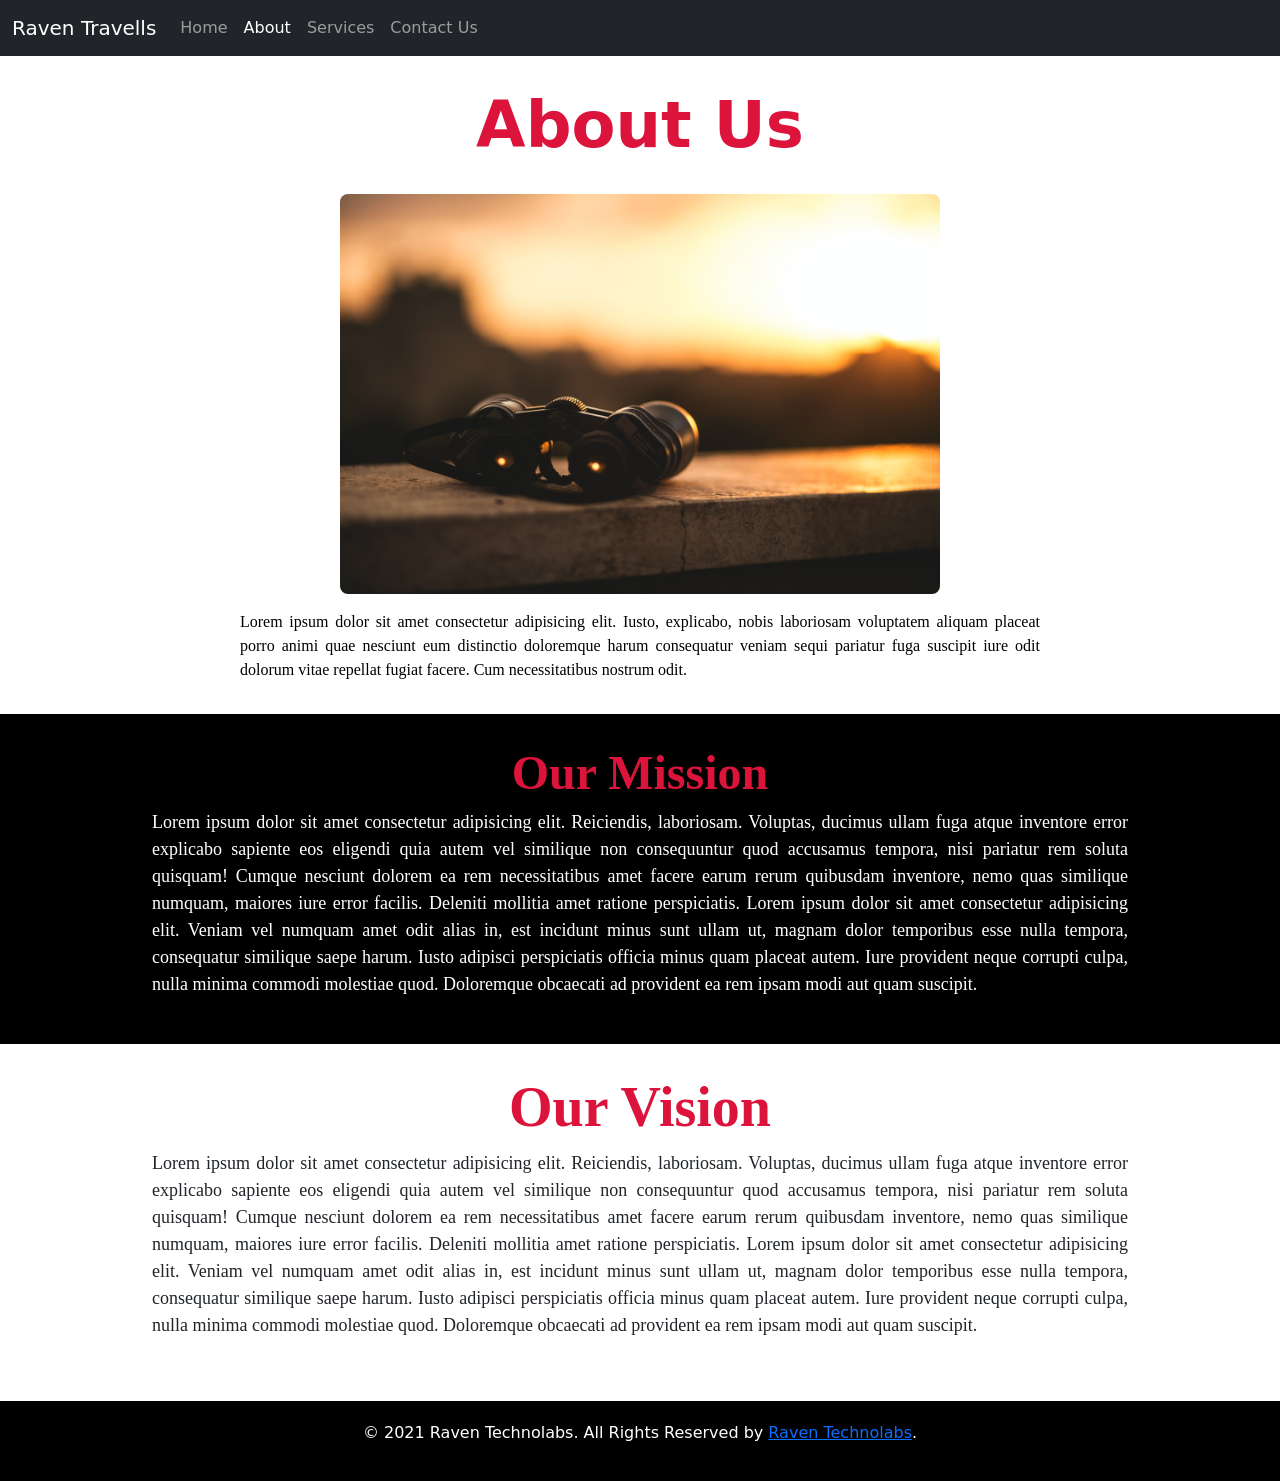
<file: about.html>
<!DOCTYPE html>
<html lang="en">

<head>
    <meta charset="UTF-8">
    <meta http-equiv="X-UA-Compatible" content="IE=edge">
    <meta name="viewport" content="width=device-width, initial-scale=1.0">
    <title>About us - Raven Travells</title>
    <!-- linking about.css -->
    <link rel="stylesheet" href="about.css">
    <!-- linking bootstrap css -->
    <link href="https://cdn.jsdelivr.net/npm/bootstrap@5.0.1/dist/css/bootstrap.min.css" rel="stylesheet" integrity="sha384-+0n0xVW2eSR5OomGNYDnhzAbDsOXxcvSN1TPprVMTNDbiYZCxYbOOl7+AMvyTG2x" crossorigin="anonymous">
</head>

<body>

    <!-- navbar from bootstarp -->
    <nav class="navbar navbar-expand-lg navbar-dark bg-dark">
        <div class="container-fluid">
            <a class="navbar-brand" href="#">Raven Travells</a>
            <button class="navbar-toggler" type="button" data-bs-toggle="collapse" data-bs-target="#navbarNav" aria-controls="navbarNav" aria-expanded="false" aria-label="Toggle navigation">
            <span class="navbar-toggler-icon"></span>
          </button>
            <div class="collapse navbar-collapse" id="navbarNav">
                <ul class="navbar-nav">
                    <li class="nav-item">
                        <a class="nav-link" href="index.html">Home</a>
                    </li>
                    <li class="nav-item">
                        <a class="nav-link active" aria-current="page" href="#">About</a>
                    </li>
                    <li class="nav-item">
                        <a class="nav-link" href="services.html">Services</a>
                    </li>
                    <li class="nav-item">
                        <a class="nav-link" href="contact.html">Contact Us</a>
                    </li>
                </ul>
            </div>
        </div>
    </nav>

    <div class="main my-3">
        <h1 class="main_title">About Us</h1>
        <div class="main_image container">
            <img class="about_image" src="images/about.jpg" alt="image">
            <div class="main_text my-3">
                <p class="main_text">
                    Lorem ipsum dolor sit amet consectetur adipisicing elit. Iusto, explicabo, nobis laboriosam voluptatem aliquam placeat porro animi quae nesciunt eum distinctio doloremque harum consequatur veniam sequi pariatur fuga suscipit iure odit dolorum vitae repellat
                    fugiat facere. Cum necessitatibus nostrum odit.
                </p>
            </div>
        </div>


        <div class="temp0">
            <div class="section2">
                <div class="temp2 container">
                    <h3 class="section2_title">Our Mission</h3>
                    <p class="section2_text">Lorem ipsum dolor sit amet consectetur adipisicing elit. Reiciendis, laboriosam. Voluptas, ducimus ullam fuga atque inventore error explicabo sapiente eos eligendi quia autem vel similique non consequuntur quod accusamus tempora, nisi
                        pariatur rem soluta quisquam! Cumque nesciunt dolorem ea rem necessitatibus amet facere earum rerum quibusdam inventore, nemo quas similique numquam, maiores iure error facilis. Deleniti mollitia amet ratione perspiciatis. Lorem
                        ipsum dolor sit amet consectetur adipisicing elit. Veniam vel numquam amet odit alias in, est incidunt minus sunt ullam ut, magnam dolor temporibus esse nulla tempora, consequatur similique saepe harum. Iusto adipisci perspiciatis
                        officia minus quam placeat autem. Iure provident neque corrupti culpa, nulla minima commodi molestiae quod. Doloremque obcaecati ad provident ea rem ipsam modi aut quam suscipit.
                    </p>
                </div>
            </div>
        </div>


        <div class="temp1">
            <div class="section3">
                <div class="temp3 container">
                    <h3 class="section3_title">Our Vision</h3>
                    <p class="section3_text">Lorem ipsum dolor sit amet consectetur adipisicing elit. Reiciendis, laboriosam. Voluptas, ducimus ullam fuga atque inventore error explicabo sapiente eos eligendi quia autem vel similique non consequuntur quod accusamus tempora, nisi
                        pariatur rem soluta quisquam! Cumque nesciunt dolorem ea rem necessitatibus amet facere earum rerum quibusdam inventore, nemo quas similique numquam, maiores iure error facilis. Deleniti mollitia amet ratione perspiciatis. Lorem
                        ipsum dolor sit amet consectetur adipisicing elit. Veniam vel numquam amet odit alias in, est incidunt minus sunt ullam ut, magnam dolor temporibus esse nulla tempora, consequatur similique saepe harum. Iusto adipisci perspiciatis
                        officia minus quam placeat autem. Iure provident neque corrupti culpa, nulla minima commodi molestiae quod. Doloremque obcaecati ad provident ea rem ipsam modi aut quam suscipit.
                    </p>
                </div>
            </div>
        </div>

    </div>


    <div class="footer">
        <div class="temp4 container">
            <p>&#169; 2021 Raven Technolabs. All Rights Reserved by <a target="_blank" href="http://raventechnolabs.com/"> Raven Technolabs</a>.</p>
        </div>
    </div>

    <!-- linking bootstrap js -->
    <script src="https://cdn.jsdelivr.net/npm/bootstrap@5.0.1/dist/js/bootstrap.bundle.min.js" integrity="sha384-gtEjrD/SeCtmISkJkNUaaKMoLD0//ElJ19smozuHV6z3Iehds+3Ulb9Bn9Plx0x4" crossorigin="anonymous"></script>
</body>

</html>
</file>
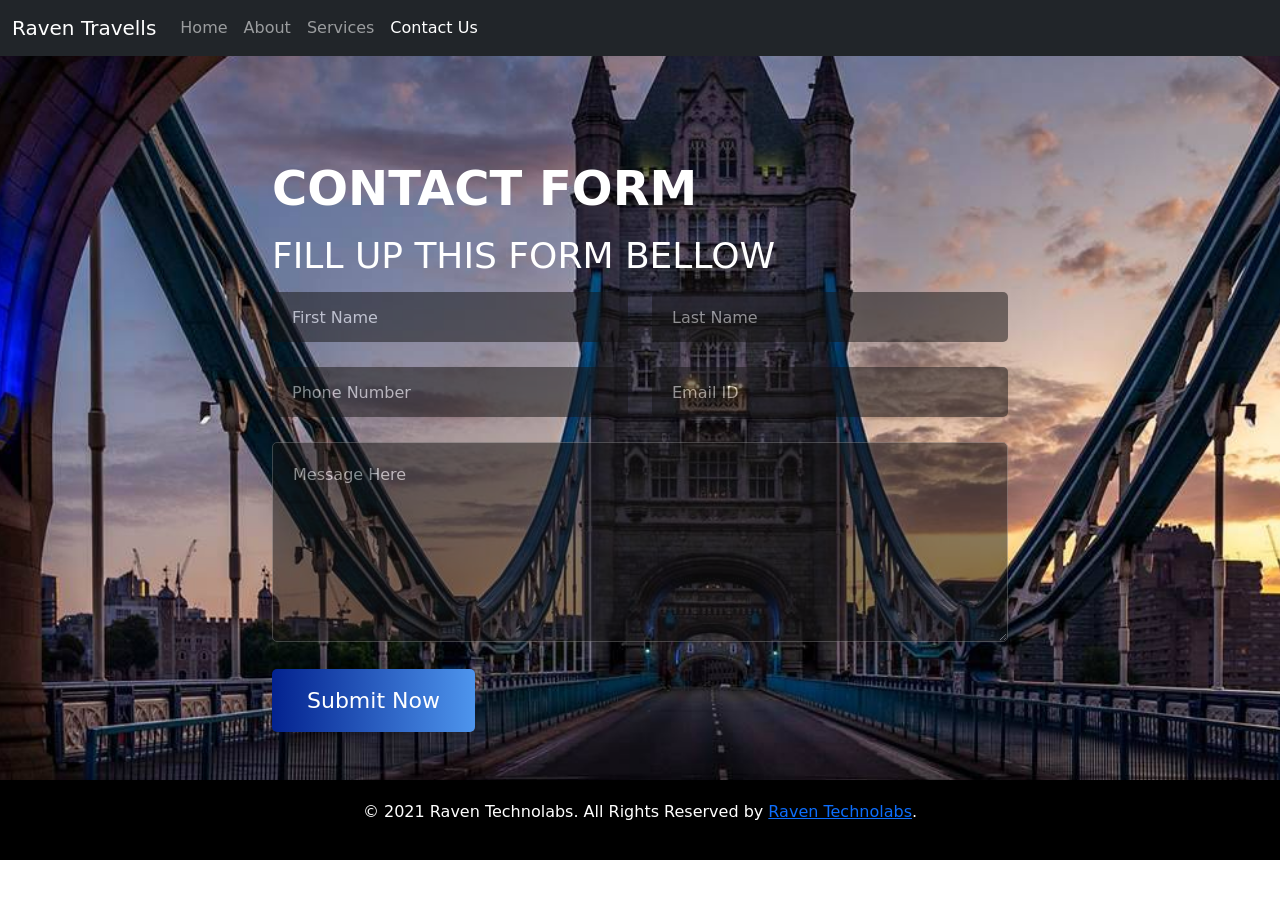
<file: contact.html>
<!DOCTYPE html>
<html lang="en">

<head>
    <meta charset="UTF-8">
    <meta http-equiv="X-UA-Compatible" content="IE=edge">
    <meta name="viewport" content="width=device-width, initial-scale=1.0">
    <title>Contact us - Raven Travells</title>
    <!-- linking contact.css -->
    <link rel="stylesheet" href="contact.css">
    <!-- linking bootstrap css -->
    <link href="https://cdn.jsdelivr.net/npm/bootstrap@5.0.1/dist/css/bootstrap.min.css" rel="stylesheet" integrity="sha384-+0n0xVW2eSR5OomGNYDnhzAbDsOXxcvSN1TPprVMTNDbiYZCxYbOOl7+AMvyTG2x" crossorigin="anonymous">
</head>

<body>

    <!-- navbar from bootstarp -->
    <nav class="navbar navbar-expand-lg navbar-dark bg-dark">
        <div class="container-fluid">
            <a class="navbar-brand" href="#">Raven Travells</a>
            <button class="navbar-toggler" type="button" data-bs-toggle="collapse" data-bs-target="#navbarNav" aria-controls="navbarNav" aria-expanded="false" aria-label="Toggle navigation">
            <span class="navbar-toggler-icon"></span>
          </button>
            <div class="collapse navbar-collapse" id="navbarNav">
                <ul class="navbar-nav">
                    <li class="nav-item">
                        <a class="nav-link" href="index.html">Home</a>
                    </li>
                    <li class="nav-item">
                        <a class="nav-link" href="about.html">About</a>
                    </li>
                    <li class="nav-item">
                        <a class="nav-link" href="services.html">Services</a>
                    </li>
                    <li class="nav-item">
                        <a class="nav-link active" aria-current="page" href="#">Contact Us</a>
                    </li>
                </ul>
            </div>
        </div>
    </nav>

    <section class="contact-area my-5">
        <div class="container">
            <div class="row">
                <div class="col-md-8 offset-md-2">
                    <form action="#" method="post" class="contact-form">
                        <div class="contact-title mt-5">
                            <span>
                                CONTACT FORM
                            </span>
                            <h2>FILL UP THIS FORM BELLOW</h2>
                        </div>
                        <div class="row">
                            <div class="col-md-6">
                                <input type="text" name="name" placeholder="First Name">
                            </div>
                            <div class="col-md-6">
                                <input type="email" name="email" placeholder="Last Name">
                            </div>
                            <div class="col-md-6">
                                <input type="text" name="phone" placeholder="Phone Number">
                            </div>
                            <div class="col-md-6">
                                <input type="text" name="website" placeholder="Email ID">
                            </div>
                            <div class="col-md-12">
                                <textarea name="message" placeholder="Message Here"></textarea>
                            </div>
                            <div class="col-md-12">
                                <div class="contact-btn">
                                    <button type="submit">Submit Now</button>
                                </div>
                            </div>
                        </div>
                    </form>
                </div>
            </div>
        </div>
    </section>




    <div class="footer">
        <div class="temp4 container">
            <p>&#169; 2021 Raven Technolabs. All Rights Reserved by <a target="_blank" href="http://raventechnolabs.com/"> Raven Technolabs</a>.</p>
        </div>
    </div>

    <!-- linking bootstrap js -->
    <script src="https://cdn.jsdelivr.net/npm/bootstrap@5.0.1/dist/js/bootstrap.bundle.min.js" integrity="sha384-gtEjrD/SeCtmISkJkNUaaKMoLD0//ElJ19smozuHV6z3Iehds+3Ulb9Bn9Plx0x4" crossorigin="anonymous"></script>
</body>

</html>
</file>
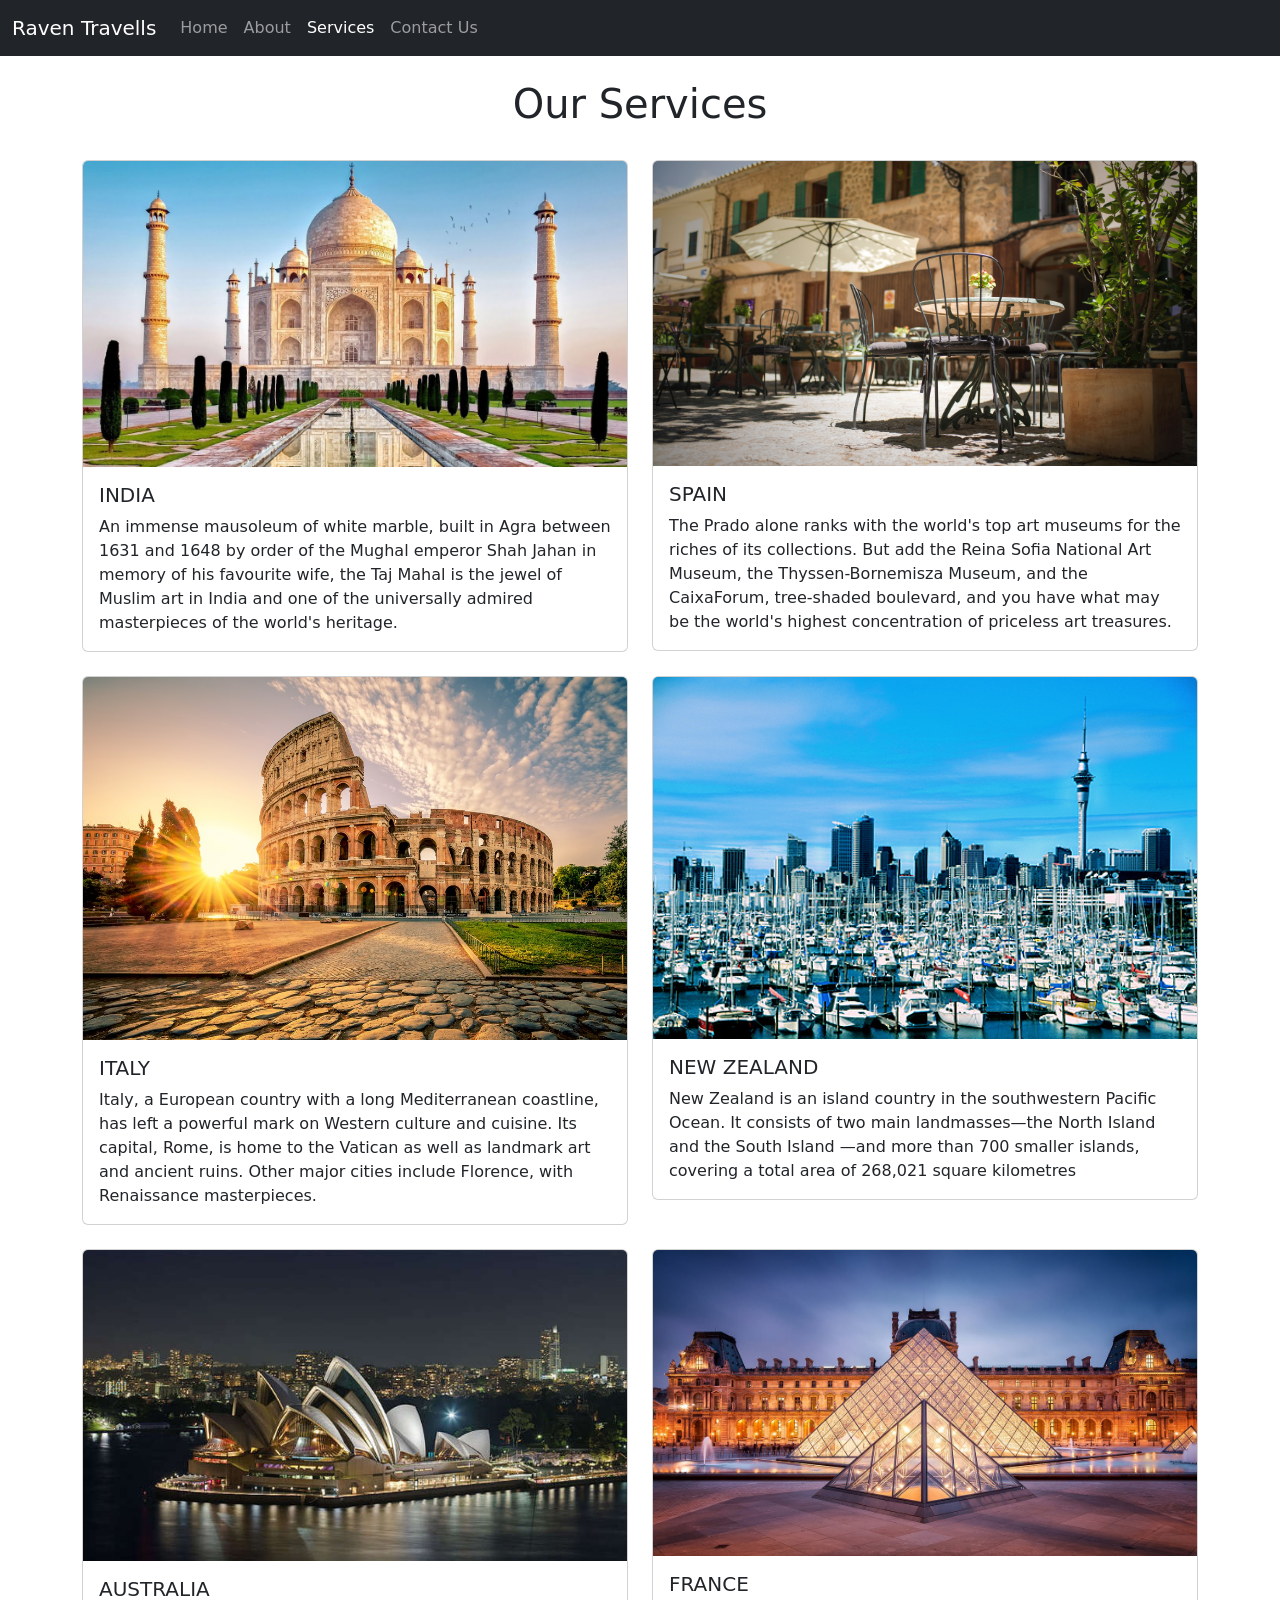
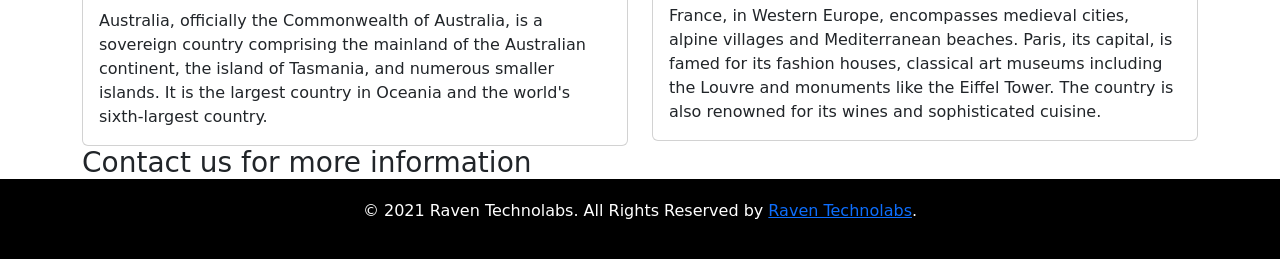
<file: services.html>
<!DOCTYPE html>
<html lang="en">

<head>
    <meta charset="UTF-8">
    <meta http-equiv="X-UA-Compatible" content="IE=edge">
    <meta name="viewport" content="width=device-width, initial-scale=1.0">
    <title>Services - Raven Travells</title>
    <!-- linking services.css -->
    <link rel="stylesheet" href="services.css">
    <!-- linking bootstrap css -->
    <link href="https://cdn.jsdelivr.net/npm/bootstrap@5.0.1/dist/css/bootstrap.min.css" rel="stylesheet" integrity="sha384-+0n0xVW2eSR5OomGNYDnhzAbDsOXxcvSN1TPprVMTNDbiYZCxYbOOl7+AMvyTG2x" crossorigin="anonymous">
</head>

<body>

    <!-- navbar from bootstarp -->
    <nav class="navbar navbar-expand-lg navbar-dark bg-dark">
        <div class="container-fluid">
            <a class="navbar-brand" href="#">Raven Travells</a>
            <button class="navbar-toggler" type="button" data-bs-toggle="collapse" data-bs-target="#navbarNav" aria-controls="navbarNav" aria-expanded="false" aria-label="Toggle navigation">
            <span class="navbar-toggler-icon"></span>
          </button>
            <div class="collapse navbar-collapse" id="navbarNav">
                <ul class="navbar-nav">
                    <li class="nav-item">
                        <a class="nav-link" href="index.html">Home</a>
                    </li>
                    <li class="nav-item">
                        <a class="nav-link" href="about.html">About</a>
                    </li>
                    <li class="nav-item">
                        <a class="nav-link active" aria-current="page" href="#">Services</a>
                    </li>
                    <li class="nav-item">
                        <a class="nav-link" href="contact.html">Contact Us</a>
                    </li>
                </ul>
            </div>
        </div>
    </nav>

    <div class="container">
        <h1 class="d-flex justify-content-center pt-4 pb-4">Our Services</h1>

        <div class="row row-cols-1 row-cols-md-2 g-4">
            <div class="col">
                <div class="card">
                    <img src="gif/INDIA.jpg" class="card-img-top" alt="..." />
                    <div class="card-body">
                        <h5 class="card-title">INDIA</h5>
                        <p class="card-text">
                            An immense mausoleum of white marble, built in Agra between 1631 and 1648 by order of the Mughal emperor Shah Jahan in memory of his favourite wife, the Taj Mahal is the jewel of Muslim art in India and one of the universally admired masterpieces of the
                            world's heritage.
                        </p>
                    </div>
                </div>
            </div>
            <div class="col">
                <div class="card">
                    <img src="gif/spain.jpg" class="card-img-top" alt="..." />
                    <div class="card-body">
                        <h5 class="card-title">SPAIN</h5>
                        <p class="card-text">
                            The Prado alone ranks with the world's top art museums for the riches of its collections. But add the Reina Sofia National Art Museum, the Thyssen-Bornemisza Museum, and the CaixaForum, tree-shaded boulevard, and you have
                            what may be the world's highest concentration of priceless art treasures.
                        </p>
                    </div>
                </div>
            </div>
            <div class="col">
                <div class="card">
                    <img src="gif/italy.jpg" class="card-img-top" alt="..." />
                    <div class="card-body">
                        <h5 class="card-title">ITALY</h5>
                        <p class="card-text">
                            Italy, a European country with a long Mediterranean coastline, has left a powerful mark on Western culture and cuisine. Its capital, Rome, is home to the Vatican as well as landmark art and ancient ruins. Other major cities include Florence, with Renaissance
                            masterpieces.
                        </p>
                    </div>
                </div>
            </div>
            <div class="col">
                <div class="card">
                    <img src="gif/NZ.jpg" class="card-img-top" alt="..." />
                    <div class="card-body">
                        <h5 class="card-title">NEW ZEALAND</h5>
                        <p class="card-text">
                            New Zealand is an island country in the southwestern Pacific Ocean. It consists of two main landmasses—the North Island and the South Island —and more than 700 smaller islands, covering a total area of 268,021 square kilometres
                        </p>
                    </div>
                </div>
            </div>
            <div class="col">
                <div class="card">
                    <img src="gif/aus.jpg" class="card-img-top" alt="..." />
                    <div class="card-body">
                        <h5 class="card-title">AUSTRALIA</h5>
                        <p class="card-text">
                            Australia, officially the Commonwealth of Australia, is a sovereign country comprising the mainland of the Australian continent, the island of Tasmania, and numerous smaller islands. It is the largest country in Oceania and the world's sixth-largest country.
                        </p>
                    </div>
                </div>
            </div>
            <div class="col">
                <div class="card">
                    <img src="gif/FRANCE.jpg" class="card-img-top" alt="..." />
                    <div class="card-body">
                        <h5 class="card-title">FRANCE</h5>
                        <p class="card-text">
                            France, in Western Europe, encompasses medieval cities, alpine villages and Mediterranean beaches. Paris, its capital, is famed for its fashion houses, classical art museums including the Louvre and monuments like the Eiffel Tower. The country is also
                            renowned for its wines and sophisticated cuisine.
                        </p>
                    </div>
                </div>
            </div>
        </div>
        <a></a>
        <a href="../contact/contact.html" class="my-5 h3 pb-5 text-reset text-decoration-none">Contact us for more information</a>
    </div>



    <div class="footer">
        <div class="temp4 container">
            <p>&#169; 2021 Raven Technolabs. All Rights Reserved by <a target="_blank" href="http://raventechnolabs.com/"> Raven Technolabs</a>.</p>
        </div>
    </div>


    <!-- linking bootstrap js -->
    <script src="https://cdn.jsdelivr.net/npm/bootstrap@5.0.1/dist/js/bootstrap.bundle.min.js" integrity="sha384-gtEjrD/SeCtmISkJkNUaaKMoLD0//ElJ19smozuHV6z3Iehds+3Ulb9Bn9Plx0x4" crossorigin="anonymous"></script>
</body>

</html>
</file>
<file: about.css>
* {
    margin: 0;
    padding: 0;
}

.main {
    display: flex;
    justify-content: center;
    flex-direction: column;
    align-items: center;
}

.main_title {
    font-size: 64px;
    margin: 15px auto 30px auto;
    color: crimson;
    font-weight: 700;
}

.main_image {
    display: flex;
    align-items: center;
    justify-content: center;
    flex-direction: column;
}

.main_text {
    max-width: 800px;
    font-family: Georgia, 'Times New Roman', Times, serif;
    text-align: justify;
    color: black;
}

.about_image {
    height: 400px;
    width: 600px;
    border-radius: 8px;
}


/* ******************** */

.section2 {
    display: flex;
    background: black;
    color: white;
    flex-direction: column;
    width: 100%;
    max-width: 1000px;
}

.temp0 {
    background: black;
    width: 100%;
    display: flex;
    align-items: center;
    justify-content: center;
}

.temp2,
.temp3 {
    margin: 30px auto;
    display: flex;
    justify-content: center;
    align-items: center;
    flex-direction: column;
    max-width: 1000px;
}

.temp2 {
    font-family: cursive;
}

.temp3 {
    font-family: 'Baloo Tammudu 2', cursive;
}

.section2_title,
.section3_title {
    font-size: 48px;
    color: crimson;
    font-style: bold;
}

.section2_title {
    font-weight: 700;
}

.section3_title {
    font-weight: 700;
    font-size: 56px;
}

.section2_text,
.section3_text {
    text-align: justify;
    font-size: 18px;
}

.section3 {
    display: flex;
    flex-direction: column;
    max-width: 1000px;
}


/* ******************** */

.footer {
    height: 80px;
    background: black;
    width: 100%;
    display: flex;
    justify-content: center;
    align-items: center;
    color: white;
}

.temp4 {
    display: flex;
    justify-content: center;
    align-items: center;
}

@media (max-width: 720px) {
    .main_title {
        font-size: 44px;
    }
    .section2_title,
    .section3_title {
        font-size: 42px;
    }
}

@media (max-width: 686px) {
    .about_image {
        width: 500px;
        height: 400px;
    }
}

@media (max-width: 526px) {
    .about_image {
        width: 400px;
        height: 350px;
    }
    .main_title {
        font-size: 32px;
    }
    .section2_title,
    .section3_title {
        font-size: 30px;
    }
}

@media (max-width: 400px) {
    .about_image {
        width: 350px;
        height: 300px;
    }
    .main_title {
        font-size: 24px;
    }
    .section2_title,
    .section3_title {
        font-size: 22px;
    }
    .section2_text,
    .section3_text {
        font-size: 18px;
    }
}

@media (max-width: 312px) {
    .about_image {
        width: 280px;
        height: 240px;
    }
    .main_title {
        font-size: 21px;
    }
    .section2_title,
    .section3_title {
        font-size: 18px;
    }
    .section2_text,
    .section3_text {
        font-size: 16px;
    }
}
</file>
<file: contact.css>
* {
    margin: 0;
    padding: 0;
}


/* ************* */

body {
    background-image: url("images/pixabay_road-trip-Delhi-London_1200-1.jpg");
    background-repeat: no-repeat;
    background-position: top center;
    background-size: cover;
    height: fit-content;
}

.contact-title span {
    font-size: 48px;
    color: #fff;
    margin-bottom: 10px;
    display: block;
    font-weight: 700;
}

.contact-title h2 {
    font-size: 36px;
    margin-bottom: 15px;
    color: #fff;
}

.contact-form input {
    width: 100%;
    height: 50px;
    padding: 20px;
    margin-bottom: 25px;
    border: 0;
    outline: none;
    border-radius: 5px;
    background: rgb(20, 19, 19);
    opacity: 0.5;

}
::placeholder{
    color: #fff;
}

.contact-form textarea {
    width: 100%;
    height: 200px;
    padding: 20px;
    margin-bottom: 20px;
    border-radius: 5px;
    background: rgb(20, 19, 19);
    outline: none;
    opacity: 0.5;

}

.contact-btn button {
    border: 0;
    padding: 15px 35px;
    font-size: 22px;
    border-radius: 5px;
    background-image: linear-gradient(90deg, #03228f 0%, #4e95ed 100%);
    color: #fff;
    transition: .3s ease-in-out;
}

.contact-btn button:hover {
    background-image: linear-gradient(200deg, #03228f 8%, #4e95ed 100%);
}


/* ************* */

.footer {
    height: 80px;
    background: black;
    width: 100%;
    display: flex;
    justify-content: center;
    align-items: center;
    color: white;
}

.temp4 {
    display: flex;
    justify-content: center;
    align-items: center;
}
</file>
<file: services.css>
* {
    margin: 0;
    padding: 0;
}

.footer {
    height: 80px;
    background: black;
    width: 100%;
    display: flex;
    justify-content: center;
    align-items: center;
    color: white;
}

.temp4 {
    display: flex;
    justify-content: center;
    align-items: center;
}
</file>
